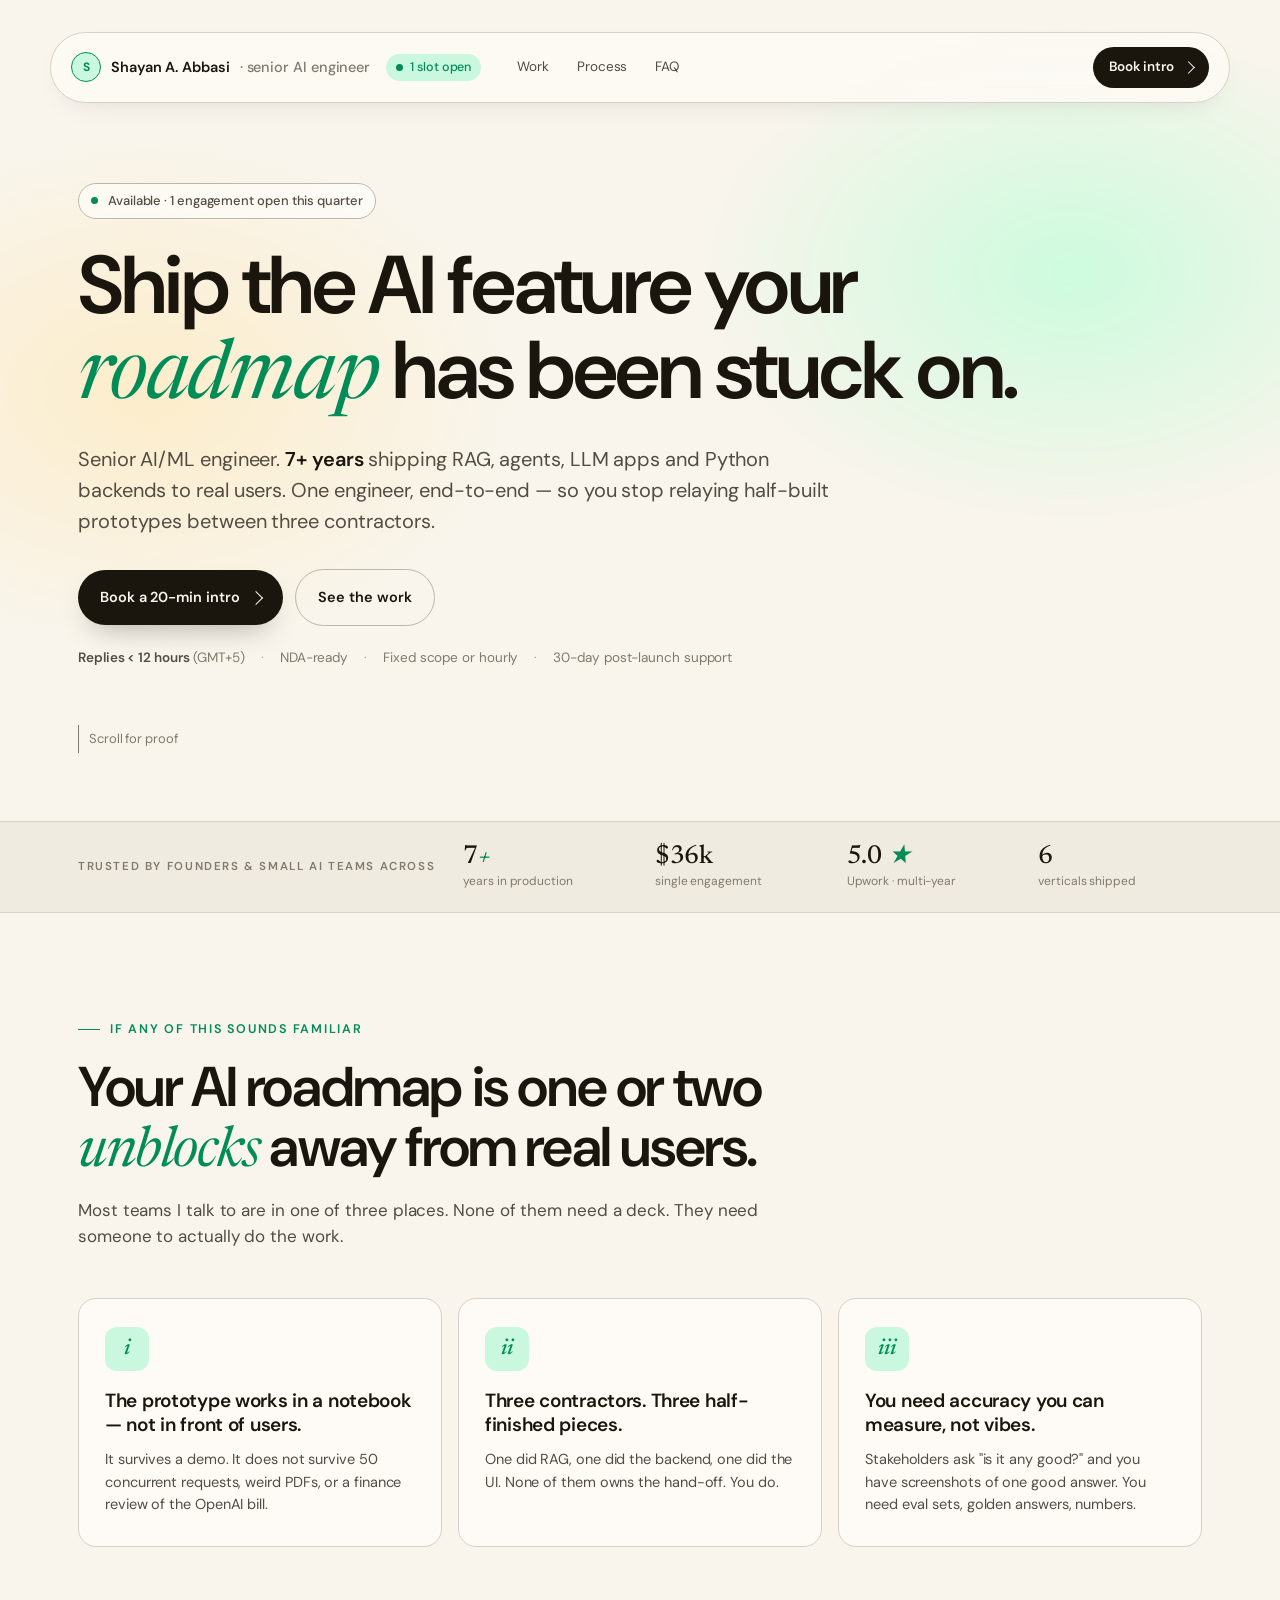
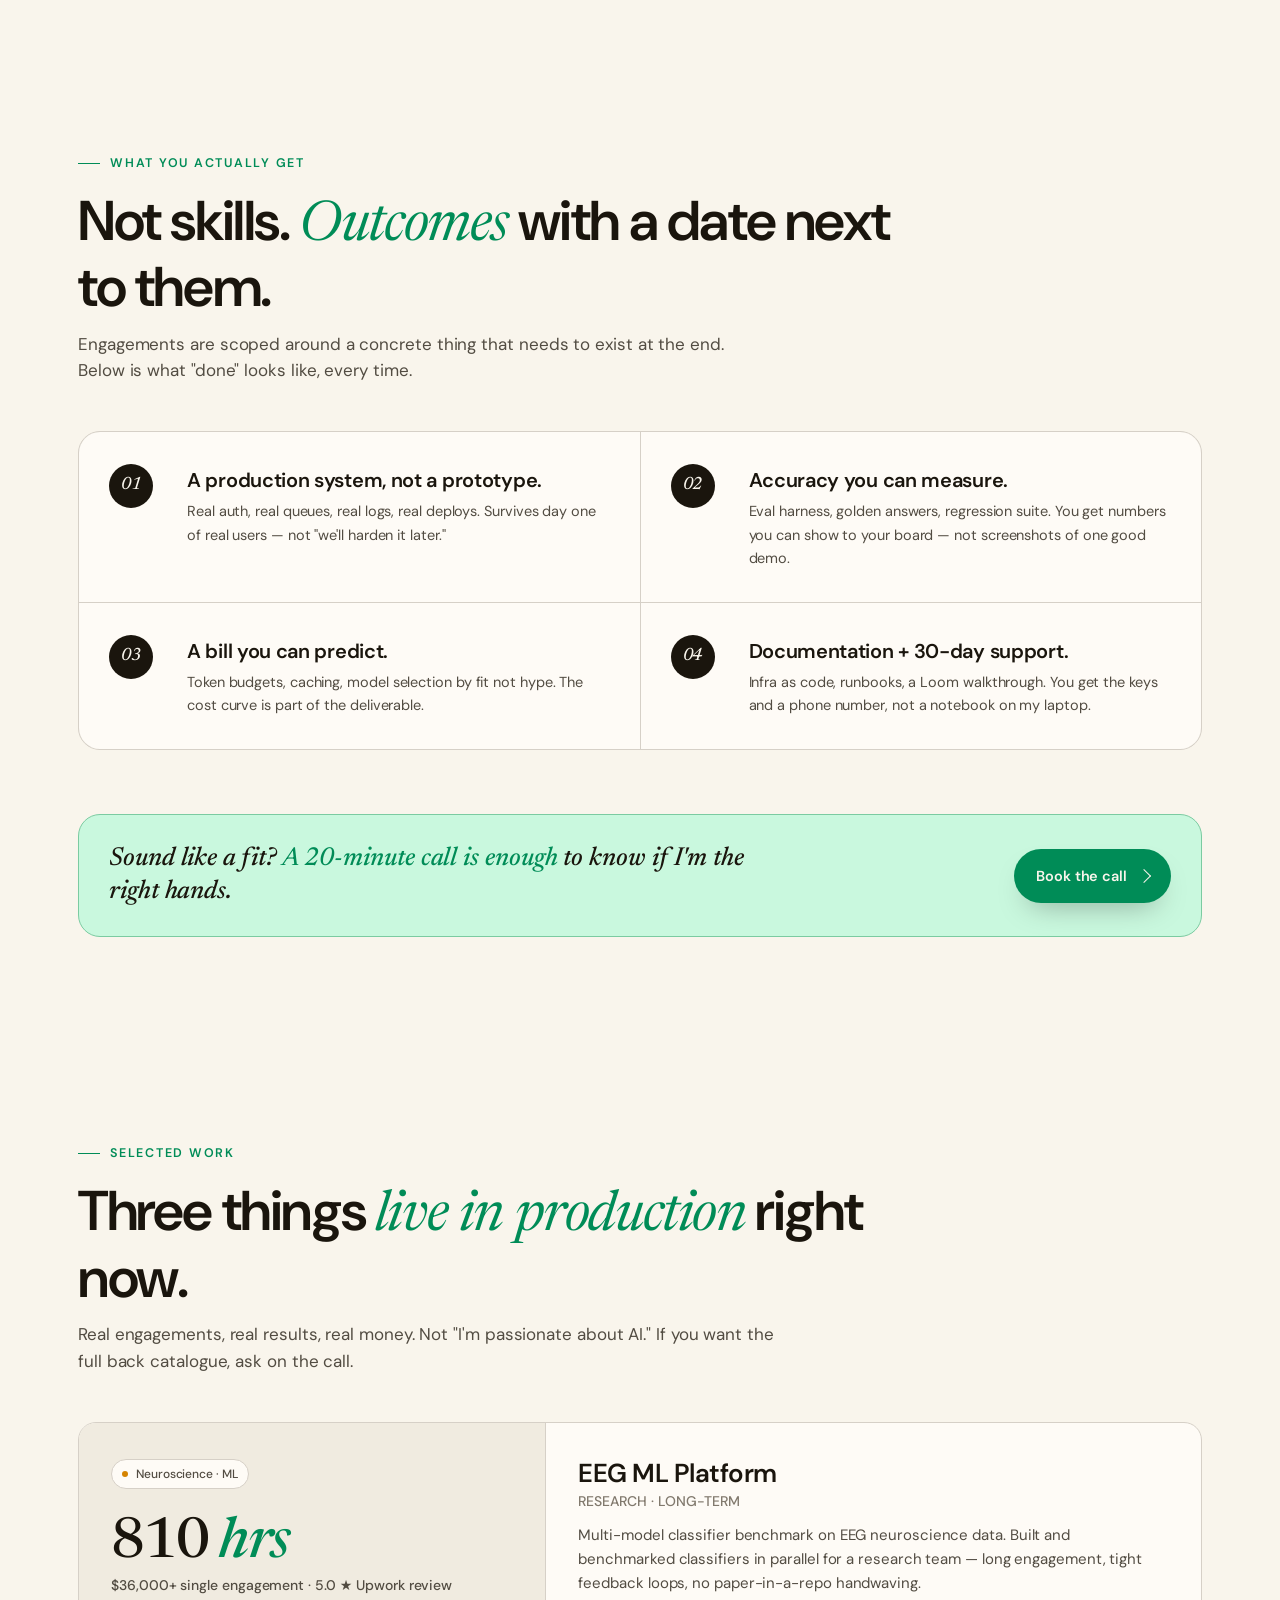
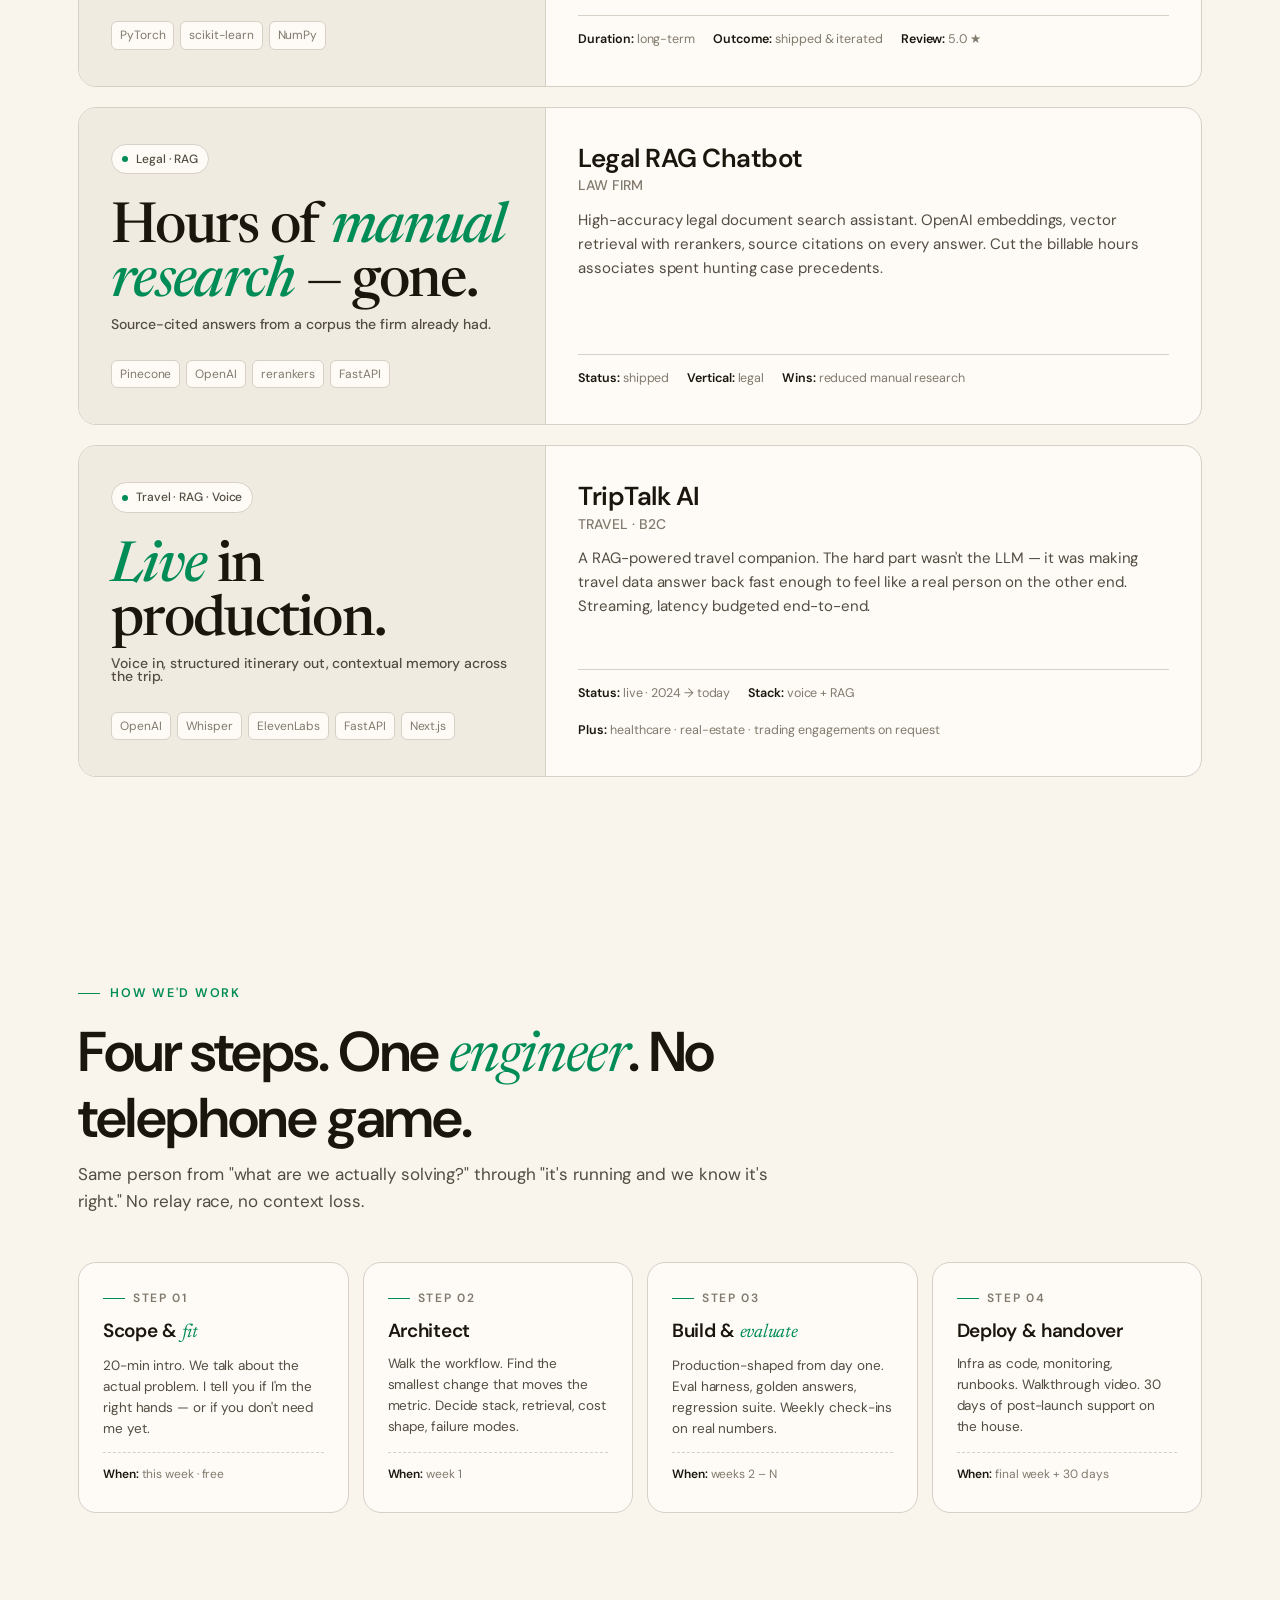
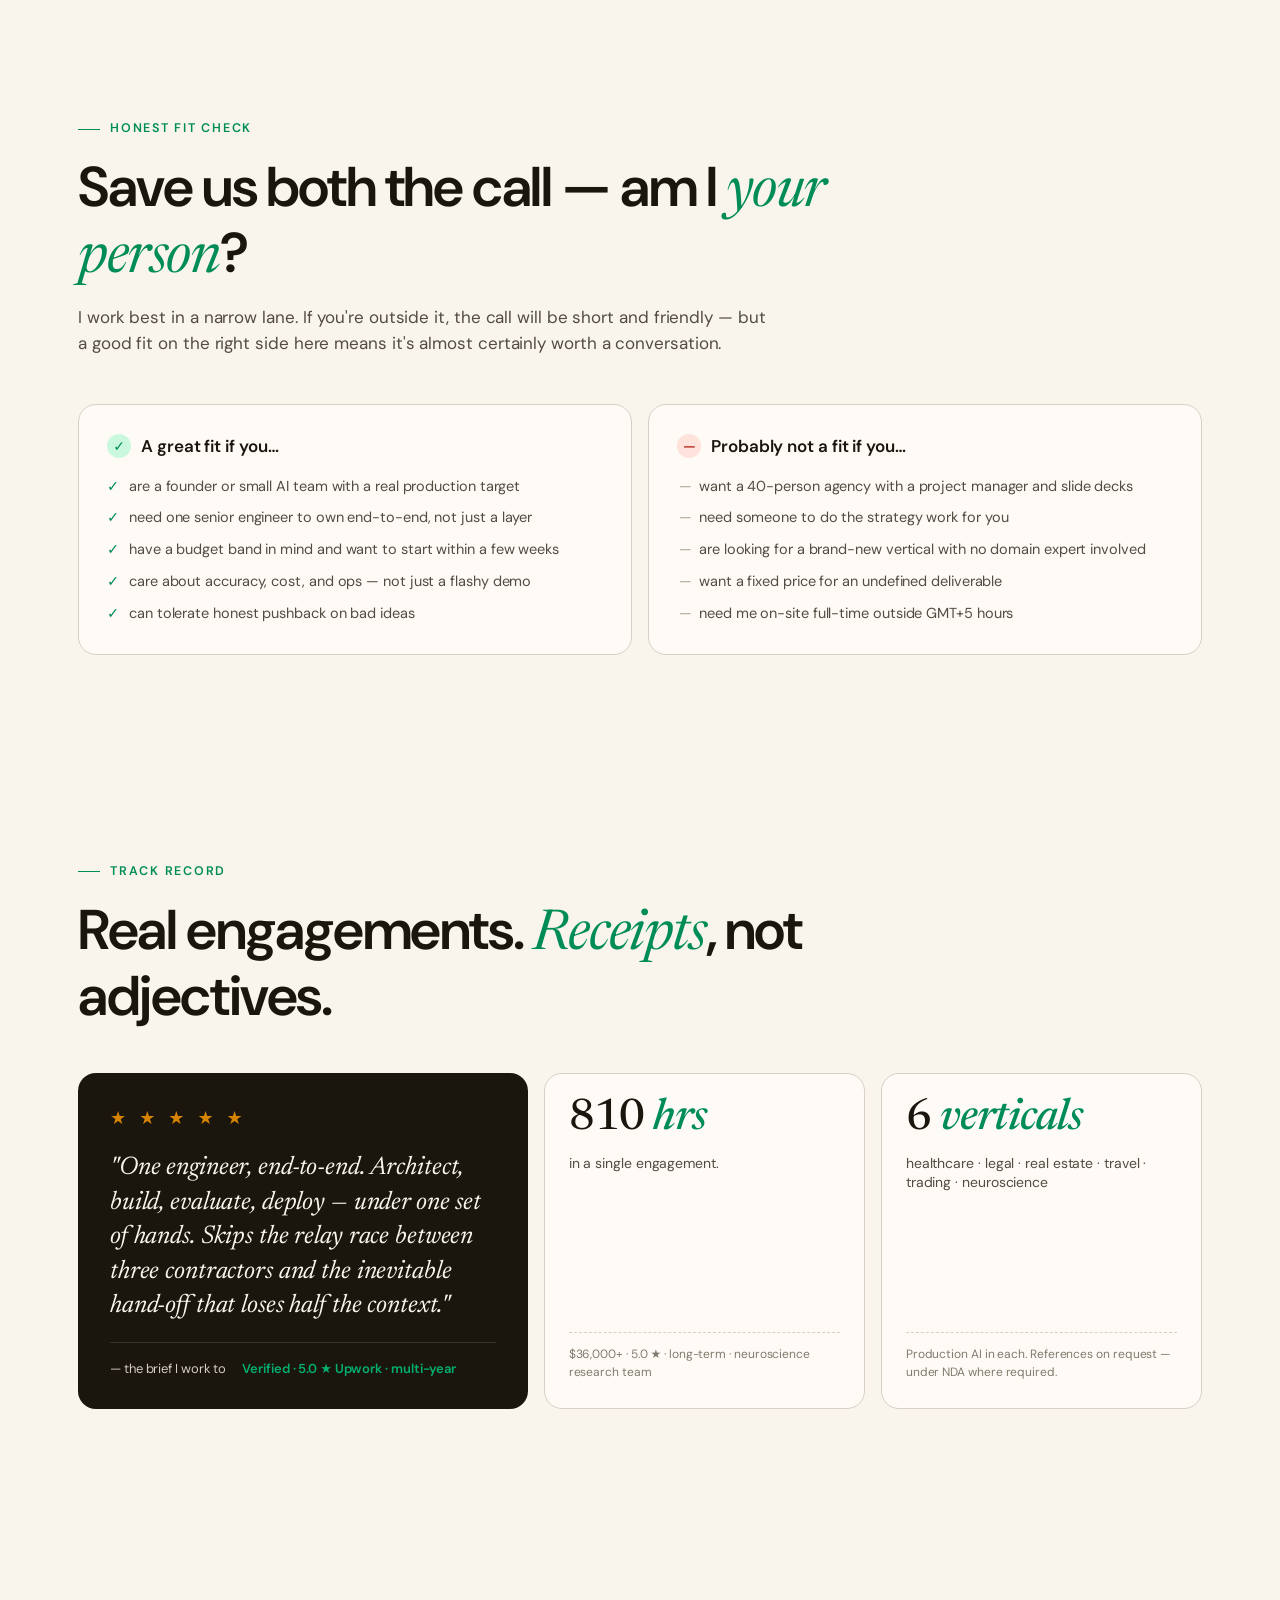
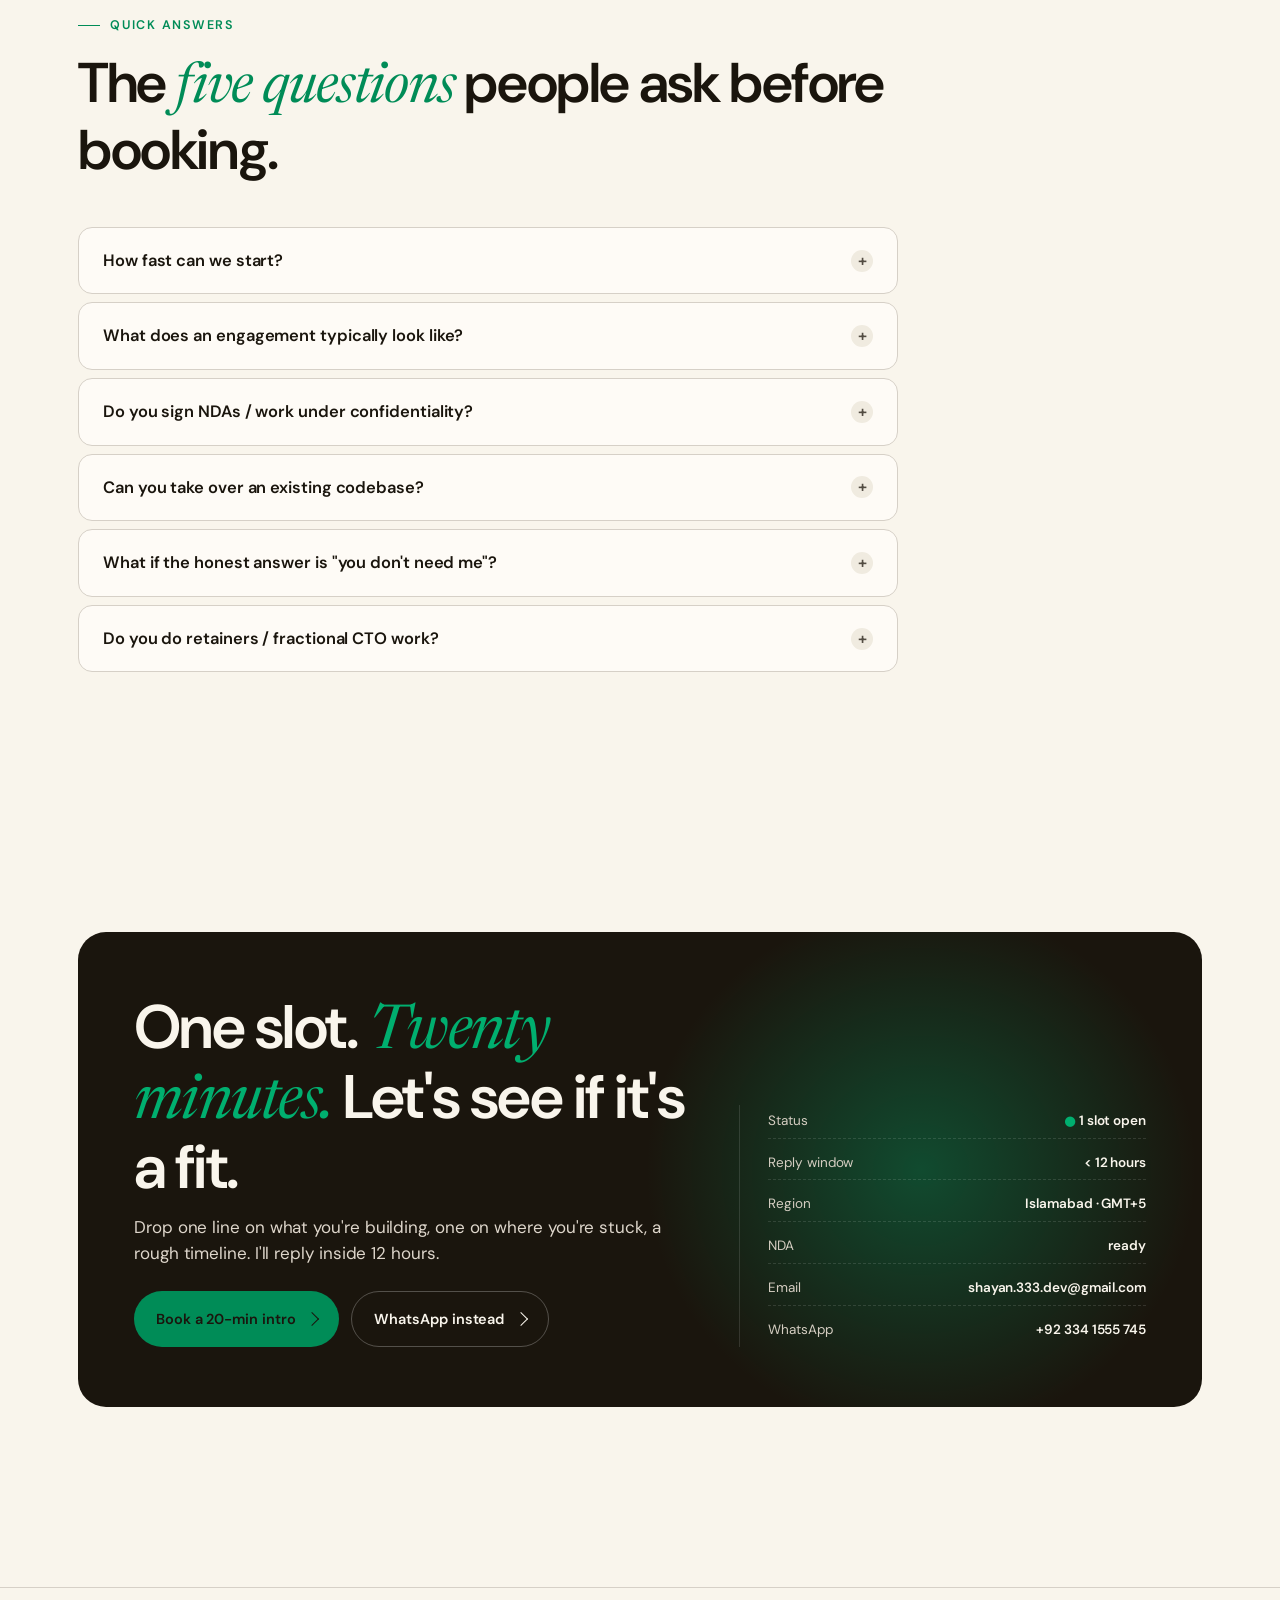
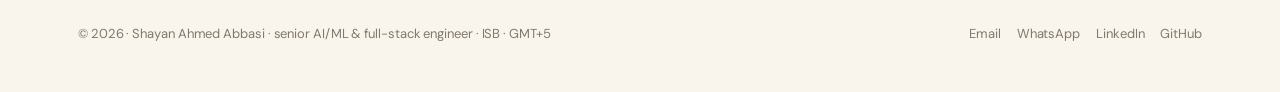
<file: index.html>
<!doctype html>
<html lang="en">
<head>
<meta charset="utf-8" />
<meta name="viewport" content="width=device-width, initial-scale=1, viewport-fit=cover" />
<title>Shayan Ahmed Abbasi — Ship the AI feature your roadmap is stuck on.</title>
<meta name="description" content="Senior AI/ML engineer. 7+ years shipping production RAG, agents, LLM apps, Python backends. One engagement slot open this quarter. Book a 20-min intro." />
<meta name="theme-color" content="#f6f3ec" />
<meta property="og:title" content="Shayan Ahmed Abbasi — ship the AI feature your roadmap is stuck on." />
<meta property="og:description" content="Senior AI engineer · 7+ yrs · 6 verticals · one slot open this quarter." />
<link rel="preconnect" href="https://fonts.googleapis.com" />
<link rel="preconnect" href="https://fonts.gstatic.com" crossorigin />
<link href="https://fonts.googleapis.com/css2?family=DM+Sans:opsz,wght@9..40,400;9..40,500;9..40,600;9..40,700&family=Newsreader:ital,opsz,wght@0,6..72,400..600;1,6..72,400..600&display=swap" rel="stylesheet" />
<style>
  :root{
    --bg:        oklch(0.97 0.012 85);
    --bg-2:      oklch(0.94 0.015 85);
    --bg-3:      oklch(0.91 0.018 85);
    --card:      oklch(0.99 0.008 85);
    --ink:       oklch(0.20 0.018 80);
    --ink-2:     oklch(0.42 0.018 80);
    --ink-3:     oklch(0.58 0.020 80);
    --ink-4:     oklch(0.72 0.020 80);
    --line:      oklch(0.86 0.014 80);
    --line-2:    oklch(0.78 0.014 80);
    --emer:      oklch(0.56 0.14 160);
    --emer-2:    oklch(0.66 0.16 160);
    --emer-soft: oklch(0.94 0.06 160);
    --amber:     oklch(0.68 0.16 70);
    --sans:  "DM Sans", -apple-system, "Segoe UI", system-ui, sans-serif;
    --serif: "Newsreader", "Iowan Old Style", Georgia, serif;
    --maxw: 1180px;
    --radius: 18px;
  }
  *,*::before,*::after{ box-sizing:border-box; }
  html{ scroll-behavior:smooth; -webkit-font-smoothing:antialiased; text-rendering:optimizeLegibility; }
  body{
    margin: 0; background: var(--bg); color: var(--ink);
    font-family: var(--sans); font-size: 16px; line-height: 1.55;
    letter-spacing: -0.005em;
    overflow-x: hidden;
  }
  ::selection{ background: var(--emer); color: white; }
  a{ color: inherit; text-decoration: none; }
  img{ display: block; max-width: 100%; }
  .wrap{ width:100%; max-width: var(--maxw); margin: 0 auto; padding: 0 28px; position: relative; }

  /* scroll progress */
  .progress{
    position: fixed; top: 0; left: 0; height: 2px; background: var(--emer); width: 0%;
    z-index: 100; transition: width .1s linear;
  }

  /* subtle floating warm gradient behind hero */
  .blob{
    position: absolute; inset: -10%; z-index: 0; pointer-events: none;
    background:
      radial-gradient(620px 420px at 78% 28%, oklch(0.94 0.10 160 / .60), transparent 60%),
      radial-gradient(560px 380px at 18% 42%, oklch(0.94 0.08 80 / .55), transparent 65%);
    filter: blur(6px);
    animation: blob 24s ease-in-out infinite alternate;
  }
  @keyframes blob{
    from{ transform: translate(0, 0) scale(1); }
    to  { transform: translate(2%, 2%) scale(1.04); }
  }
  @media (prefers-reduced-motion: reduce){ .blob{ animation: none; } }

  /* NAV (sticky funnel anchor) */
  .nav{
    position: sticky; top: 32px; z-index: 80;
    margin-top: 32px; padding: 0;
  }
  .nav .inner{
    max-width: var(--maxw); margin: 0 auto;
    display: flex; align-items: center; gap: 16px;
    padding: 14px 20px;
    background: oklch(0.99 0.008 85 / .80); backdrop-filter: blur(14px) saturate(1.1);
    border: 1px solid var(--line); border-radius: 999px;
    box-shadow: 0 10px 30px -16px oklch(0 0 0 / .15);
  }
  .nav .brand{ display:flex; align-items: center; gap: 10px; font-weight: 600; color: var(--ink); font-size: 14.5px; }
  .nav .brand .av{
    width: 30px; height: 30px; border-radius: 50%; background: var(--emer-soft);
    color: var(--emer); display: grid; place-items: center; font-weight: 700; font-size: 12px;
    border: 1px solid var(--emer);
  }
  .nav .brand .suf{ color: var(--ink-3); font-weight: 500; }
  .nav .live{
    display: inline-flex; gap: 7px; align-items: center;
    color: var(--emer); font-size: 12.5px; font-weight: 500;
    padding: 4px 10px; border-radius: 999px; background: var(--emer-soft);
  }
  .nav .live .d{ width: 7px; height: 7px; background: var(--emer); border-radius: 50%; box-shadow: 0 0 0 0 var(--emer); animation: nudge 2s ease-out infinite; }
  @keyframes nudge{ 0%{ box-shadow: 0 0 0 0 oklch(0.56 0.14 160 / .6); } 100%{ box-shadow: 0 0 0 8px oklch(0.56 0.14 160 / 0); } }
  @media (prefers-reduced-motion: reduce){ .nav .live .d{ animation: none; } }
  .nav .links{ display: flex; gap: 4px; margin-left: 8px; }
  .nav .links a{ padding: 8px 12px; border-radius: 999px; color: var(--ink-2); font-size: 13.5px; transition: background .15s, color .15s; }
  .nav .links a:hover{ background: var(--bg-2); color: var(--ink); }
  .nav .cta{
    margin-left: auto;
    display: inline-flex; align-items: center; gap: 10px;
    padding: 10px 16px; border-radius: 999px;
    background: var(--ink); color: var(--bg);
    font-weight: 600; font-size: 13.5px;
    transition: transform .15s ease, background .15s ease;
  }
  .nav .cta:hover{ background: var(--emer); transform: translateY(-1px); }
  .nav .cta .ar{ width: 9px; height: 9px; border-right: 1.5px solid currentColor; border-top: 1.5px solid currentColor; transform: rotate(45deg); }
  @media (max-width: 820px){
    .nav .links, .nav .live{ display: none; }
    .nav .brand .suf{ display: none; }
  }

  /* HERO */
  .hero{
    position: relative; padding: 80px 0 60px;
    z-index: 1;
  }
  .hero .wrap{ position: relative; z-index: 2; }
  .hero .eyebrow{
    display: inline-flex; align-items: center; gap: 10px;
    padding: 7px 12px; border: 1px solid var(--line-2);
    border-radius: 999px;
    color: var(--ink-2); font-size: 13px; font-weight: 500;
    background: oklch(1 0 0 / .55); backdrop-filter: blur(6px);
    margin-bottom: 24px;
  }
  .hero .eyebrow .d{ width: 7px; height: 7px; border-radius: 50%; background: var(--emer); }
  .hero h1{
    font-family: var(--sans);
    font-weight: 600;
    font-size: clamp(42px, 6.4vw, 84px);
    line-height: 1.04; letter-spacing: -0.028em;
    margin: 0; color: var(--ink);
    max-width: 18ch;
  }
  .hero h1 .it{
    font-family: var(--serif); font-style: italic; font-weight: 400;
    color: var(--emer); letter-spacing: -0.02em;
  }
  .hero .sub{
    margin: 22px 0 0; max-width: 56ch;
    font-size: clamp(17px, 1.6vw, 20px); line-height: 1.55; color: var(--ink-2);
  }
  .hero .sub .em{ color: var(--ink); font-weight: 600; }

  .hero .ctas{ margin-top: 32px; display: flex; gap: 12px; flex-wrap: wrap; align-items: center; }
  .btn{
    display: inline-flex; align-items: center; gap: 12px;
    padding: 16px 22px; border-radius: 999px;
    font-weight: 600; font-size: 14.5px;
    transition: transform .2s ease, background .2s ease, color .2s ease, box-shadow .2s ease;
  }
  .btn .ar{ width: 10px; height: 10px; border-right: 1.5px solid currentColor; border-top: 1.5px solid currentColor; transform: rotate(45deg); transition: transform .2s; }
  .btn:hover .ar{ transform: translate(3px,-3px) rotate(45deg); }
  .btn--primary{
    background: var(--ink); color: var(--bg);
    box-shadow: 0 14px 30px -14px oklch(0 0 0 / .35);
  }
  .btn--primary:hover{ background: var(--emer); transform: translateY(-1px); }
  .btn--ghost{
    background: transparent; color: var(--ink);
    border: 1px solid var(--line-2);
  }
  .btn--ghost:hover{ background: var(--bg-2); border-color: var(--ink-3); }

  .hero .trust-line{
    margin-top: 22px; font-size: 13.5px; color: var(--ink-3);
    display: flex; gap: 16px; flex-wrap: wrap; align-items: center;
  }
  .hero .trust-line .sep{ color: var(--ink-4); }
  .hero .trust-line strong{ color: var(--ink-2); font-weight: 600; }

  .hero .scroll-hint{
    margin-top: 56px; display: inline-flex; align-items: center; gap: 10px;
    color: var(--ink-3); font-size: 13px;
  }
  .hero .scroll-hint .b{ width: 1px; height: 28px; background: var(--ink-3); display: inline-block; animation: bob 2.4s ease-in-out infinite; }
  @keyframes bob{ 0%, 100%{ transform: translateY(0); opacity: .7; } 50%{ transform: translateY(6px); opacity: 1; } }
  @media (prefers-reduced-motion: reduce){ .hero .scroll-hint .b{ animation: none; } }

  /* PROOF BAR */
  .proof{
    border-top: 1px solid var(--line); border-bottom: 1px solid var(--line);
    background: var(--bg-2);
  }
  .proof .inner{
    max-width: var(--maxw); margin: 0 auto; padding: 22px 28px;
    display: grid; grid-template-columns: auto repeat(4, 1fr); gap: 28px;
    align-items: center;
  }
  .proof .label{ font-size: 11.5px; color: var(--ink-3); letter-spacing: .14em; text-transform: uppercase; font-weight: 600; }
  .proof .item{ display: flex; flex-direction: column; gap: 2px; }
  .proof .item .v{ font-family: var(--serif); font-size: 26px; font-weight: 500; color: var(--ink); line-height: 1; letter-spacing: -0.01em; }
  .proof .item .v .it{ font-style: italic; color: var(--emer); }
  .proof .item .k{ font-size: 12px; color: var(--ink-3); }
  @media (max-width: 820px){
    .proof .inner{ grid-template-columns: 1fr 1fr; gap: 18px 20px; }
    .proof .label{ grid-column: 1 / -1; }
  }

  /* section frame */
  section{ padding: 100px 0; position: relative; }
  .sec-eyebrow{
    display: inline-flex; align-items: center; gap: 10px;
    color: var(--emer); font-weight: 600; font-size: 12.5px;
    letter-spacing: .14em; text-transform: uppercase;
    margin-bottom: 18px;
  }
  .sec-eyebrow::before{ content:""; width: 22px; height: 1px; background: var(--emer); }
  .sec-h{
    font-family: var(--sans); font-weight: 600;
    font-size: clamp(32px, 4.4vw, 56px); line-height: 1.06; letter-spacing: -0.025em;
    margin: 0 0 14px; color: var(--ink);
    max-width: 22ch;
  }
  .sec-h .it{ font-family: var(--serif); font-style: italic; font-weight: 400; color: var(--emer); }
  .sec-deck{
    color: var(--ink-2); font-size: 17px; line-height: 1.55; max-width: 58ch; margin: 0;
  }

  /* PROBLEM section */
  .problem-grid{
    display: grid; grid-template-columns: repeat(3, 1fr); gap: 16px;
    margin-top: 48px;
  }
  .pcard{
    padding: 28px 26px 30px; border-radius: var(--radius);
    background: var(--card); border: 1px solid var(--line);
    display: flex; flex-direction: column; gap: 12px;
    transition: transform .25s ease, box-shadow .25s ease, border-color .25s ease;
  }
  .pcard:hover{ transform: translateY(-3px); box-shadow: 0 22px 40px -22px oklch(0 0 0 / .14); border-color: var(--line-2); }
  .pcard .glyph{
    width: 44px; height: 44px; border-radius: 12px;
    background: var(--emer-soft); color: var(--emer);
    display: grid; place-items: center;
    font-family: var(--serif); font-style: italic; font-size: 22px; font-weight: 500;
    margin-bottom: 6px;
  }
  .pcard h3{
    font-family: var(--sans); font-weight: 600; font-size: 19px; line-height: 1.25; margin: 0; letter-spacing: -0.015em;
  }
  .pcard p{ color: var(--ink-2); font-size: 14.5px; line-height: 1.55; margin: 0; }
  @media (max-width: 900px){ .problem-grid{ grid-template-columns: 1fr; } }

  /* OUTCOMES */
  .outcomes{
    margin-top: 48px;
    display: grid; grid-template-columns: 1fr 1fr; gap: 1px;
    background: var(--line);
    border-radius: 22px; overflow: hidden; border: 1px solid var(--line);
  }
  .outcome{
    background: var(--card); padding: 32px 30px;
    display: grid; grid-template-columns: 56px 1fr; gap: 22px; align-items: start;
    transition: background .2s ease;
  }
  .outcome:hover{ background: oklch(0.99 0.012 85); }
  .outcome .n{
    width: 44px; height: 44px; border-radius: 50%;
    background: var(--ink); color: var(--bg);
    display: grid; place-items: center;
    font-family: var(--serif); font-style: italic; font-weight: 500; font-size: 18px;
  }
  .outcome h4{
    font-family: var(--sans); font-weight: 600; font-size: 20px; line-height: 1.2; margin: 4px 0 8px; letter-spacing: -0.015em;
  }
  .outcome p{ color: var(--ink-2); font-size: 14.5px; line-height: 1.6; margin: 0; }
  @media (max-width: 760px){ .outcomes{ grid-template-columns: 1fr; } }

  /* mid-page cta strip */
  .midcta{
    margin-top: 64px;
    padding: 28px 30px; border-radius: 22px;
    background: var(--emer-soft);
    border: 1px solid oklch(0.78 0.10 160);
    display: flex; gap: 18px; align-items: center; justify-content: space-between; flex-wrap: wrap;
  }
  .midcta .t{ font-family: var(--serif); font-style: italic; font-weight: 500; font-size: clamp(20px, 2.2vw, 26px); line-height: 1.25; color: var(--ink); max-width: 44ch; margin: 0; }
  .midcta .t .em{ color: var(--emer); }
  .midcta .btn--primary{ background: var(--emer); }
  .midcta .btn--primary:hover{ background: var(--ink); }

  /* CASES */
  .cases{ display: flex; flex-direction: column; gap: 20px; margin-top: 48px; }
  .case{
    display: grid; grid-template-columns: 1fr 1.4fr; gap: 0;
    background: var(--card); border: 1px solid var(--line); border-radius: var(--radius); overflow: hidden;
    transition: transform .25s ease, box-shadow .25s ease, border-color .25s ease;
  }
  .case:hover{ transform: translateY(-2px); box-shadow: 0 22px 40px -22px oklch(0 0 0 / .14); border-color: var(--line-2); }
  .case .visual{
    padding: 36px 32px;
    background: var(--bg-2);
    border-right: 1px solid var(--line);
    display: flex; flex-direction: column; justify-content: space-between; gap: 28px;
    min-height: 240px;
  }
  .case .visual .tag{
    display: inline-flex; align-items: center; gap: 8px;
    padding: 5px 10px; border-radius: 999px;
    background: var(--card); border: 1px solid var(--line); color: var(--ink-2); font-size: 12px; font-weight: 500;
    align-self: flex-start;
  }
  .case .visual .tag .d{ width: 6px; height: 6px; border-radius: 50%; background: var(--emer); }
  .case .visual .tag.amber .d{ background: var(--amber); }
  .case .visual .result{
    font-family: var(--serif); font-weight: 500;
    font-size: clamp(40px, 4.4vw, 60px); line-height: 0.96; letter-spacing: -0.03em; color: var(--ink);
    margin: 0;
  }
  .case .visual .result .it{ font-style: italic; color: var(--emer); }
  .case .visual .result .small{ display: block; font-family: var(--sans); font-style: normal; font-size: 14px; font-weight: 500; color: var(--ink-2); letter-spacing: -0.005em; margin-top: 8px; }
  .case .visual .stack{
    font-size: 12px; color: var(--ink-3); display: flex; flex-wrap: wrap; gap: 6px;
  }
  .case .visual .stack span{ padding: 4px 8px; border-radius: 6px; background: var(--card); border: 1px solid var(--line); }

  .case .body{ padding: 36px 32px; display: flex; flex-direction: column; gap: 14px; }
  .case .body h4{ font-family: var(--sans); font-weight: 600; font-size: 26px; line-height: 1.15; margin: 0; letter-spacing: -0.02em; }
  .case .body h4 .industry{ color: var(--ink-3); font-weight: 500; font-size: 14px; display: block; margin-top: 4px; letter-spacing: 0; text-transform: uppercase; }
  .case .body p{ color: var(--ink-2); font-size: 15px; line-height: 1.6; margin: 0; }
  .case .body .meta{
    margin-top: auto; display: flex; gap: 18px; padding-top: 14px; border-top: 1px solid var(--line);
    font-size: 12.5px; color: var(--ink-3); flex-wrap: wrap;
  }
  .case .body .meta .em{ color: var(--ink); font-weight: 600; }
  @media (max-width: 820px){ .case{ grid-template-columns: 1fr; } .case .visual{ border-right: none; border-bottom: 1px solid var(--line); } }

  /* PROCESS */
  .process{
    margin-top: 48px;
    display: grid; grid-template-columns: repeat(4, 1fr); gap: 14px;
  }
  .phase{
    padding: 26px 24px 28px; border-radius: var(--radius);
    background: var(--card); border: 1px solid var(--line);
    display: flex; flex-direction: column; gap: 12px; min-height: 240px;
    position: relative;
    transition: transform .25s ease, box-shadow .25s ease;
  }
  .phase:hover{ transform: translateY(-2px); box-shadow: 0 18px 36px -22px oklch(0 0 0 / .12); }
  .phase .step{
    display: inline-flex; align-items: center; gap: 8px;
    font-size: 12px; color: var(--ink-3); letter-spacing: .14em; text-transform: uppercase; font-weight: 600;
  }
  .phase .step::before{
    content: ""; width: 22px; height: 1px; background: var(--emer);
  }
  .phase h5{
    font-family: var(--sans); font-weight: 600; font-size: 19px; line-height: 1.2; margin: 0; letter-spacing: -0.015em;
  }
  .phase h5 .it{ font-family: var(--serif); font-style: italic; font-weight: 400; color: var(--emer); }
  .phase p{ color: var(--ink-2); font-size: 13.5px; line-height: 1.55; margin: 0; }
  .phase .when{
    margin-top: auto; font-size: 12px; color: var(--ink-3);
    padding-top: 12px; border-top: 1px dashed var(--line);
  }
  .phase .when .em{ color: var(--ink); font-weight: 600; }
  @media (max-width: 820px){ .process{ grid-template-columns: 1fr 1fr; } }
  @media (max-width: 480px){ .process{ grid-template-columns: 1fr; } }

  /* WHO IT'S FOR (fit-check) — soft funnel disqualifier */
  .fit{
    margin-top: 48px;
    display: grid; grid-template-columns: 1fr 1fr; gap: 16px;
  }
  .fit .col{
    padding: 28px 28px 30px; border-radius: var(--radius);
    background: var(--card); border: 1px solid var(--line);
  }
  .fit h6{ font-family: var(--sans); font-weight: 600; font-size: 17px; margin: 0 0 16px; display: flex; align-items: center; gap: 10px; }
  .fit h6 .badge{ width: 24px; height: 24px; border-radius: 50%; display: grid; place-items: center; font-size: 14px; font-weight: 700; }
  .fit .yes h6 .badge{ background: var(--emer-soft); color: var(--emer); }
  .fit .no h6 .badge{ background: oklch(0.94 0.04 30); color: oklch(0.55 0.16 30); }
  .fit ul{ list-style: none; padding: 0; margin: 0; display: flex; flex-direction: column; gap: 10px; }
  .fit ul li{ color: var(--ink-2); font-size: 14.5px; line-height: 1.5; padding-left: 22px; position: relative; }
  .fit .yes ul li::before{ content: "✓"; color: var(--emer); position: absolute; left: 0; font-weight: 700; }
  .fit .no ul li::before{ content: "—"; color: var(--ink-4); position: absolute; left: 2px; }
  @media (max-width: 760px){ .fit{ grid-template-columns: 1fr; } }

  /* TRUST / TESTIMONIAL */
  .trust{
    display: grid; grid-template-columns: 1.4fr 1fr 1fr; gap: 16px; margin-top: 48px;
  }
  .trust .quote{
    padding: 32px 32px 30px; border-radius: var(--radius);
    background: var(--ink); color: var(--bg);
    display: flex; flex-direction: column; gap: 18px;
  }
  .trust .quote .stars{ color: var(--amber); font-size: 18px; letter-spacing: 4px; }
  .trust .quote blockquote{
    font-family: var(--serif); font-style: italic; font-weight: 400;
    font-size: clamp(20px, 2vw, 26px); line-height: 1.35; letter-spacing: -0.005em;
    margin: 0; color: var(--bg);
  }
  .trust .quote .meta{
    margin-top: auto; padding-top: 16px; border-top: 1px solid oklch(1 0 0 / .12);
    font-size: 13px; color: oklch(0.85 0.018 80);
    display: flex; gap: 16px; flex-wrap: wrap;
  }
  .trust .quote .meta .em{ color: var(--emer-2); font-weight: 600; }
  .trust .badge{
    padding: 24px 24px 26px; border-radius: var(--radius);
    background: var(--card); border: 1px solid var(--line);
    display: flex; flex-direction: column; gap: 12px;
  }
  .trust .badge .v{
    font-family: var(--serif); font-weight: 500;
    font-size: clamp(34px, 3.4vw, 46px); line-height: 1; letter-spacing: -0.02em; color: var(--ink);
  }
  .trust .badge .v .it{ font-style: italic; color: var(--emer); }
  .trust .badge .k{ color: var(--ink-2); font-size: 14px; line-height: 1.4; }
  .trust .badge .extra{
    margin-top: auto; padding-top: 12px; border-top: 1px dashed var(--line);
    font-size: 12px; color: var(--ink-3);
  }
  @media (max-width: 900px){
    .trust{ grid-template-columns: 1fr; }
    .trust .quote{ order: 1; }
  }

  /* FAQ */
  .faq{ margin-top: 48px; display: flex; flex-direction: column; gap: 8px; max-width: 820px; }
  .faq details{
    padding: 0 24px; border: 1px solid var(--line); border-radius: 14px;
    background: var(--card); transition: border-color .2s ease, background .2s ease;
  }
  .faq details:hover{ border-color: var(--line-2); }
  .faq details[open]{ border-color: var(--emer); background: oklch(0.99 0.012 85); }
  .faq summary{
    list-style: none; cursor: pointer;
    padding: 20px 0; display: flex; gap: 16px; align-items: center; justify-content: space-between;
    font-family: var(--sans); font-weight: 600; font-size: 16.5px; color: var(--ink);
    letter-spacing: -0.005em;
  }
  .faq summary::-webkit-details-marker{ display: none; }
  .faq summary .icon{
    width: 22px; height: 22px; flex: 0 0 22px; border-radius: 50%;
    background: var(--bg-2); display: grid; place-items: center; color: var(--ink-2);
    transition: background .2s, transform .2s;
    font-size: 16px; line-height: 1;
  }
  .faq details[open] summary .icon{ background: var(--emer); color: white; transform: rotate(45deg); }
  .faq .a{
    padding: 0 0 22px; color: var(--ink-2); font-size: 15px; line-height: 1.6;
    max-width: 60ch;
  }
  .faq .a strong{ color: var(--ink); }

  /* FINAL CTA */
  .final{
    margin-top: 60px;
    padding: 64px 56px 60px;
    border-radius: 28px;
    background: var(--ink); color: var(--bg);
    position: relative; overflow: hidden;
  }
  .final::before{
    content:""; position: absolute; right: -10%; top: -30%; width: 70%; height: 160%;
    background: radial-gradient(closest-side, oklch(0.66 0.16 160 / .35), transparent 70%);
    pointer-events: none;
  }
  .final .inner{ position: relative; z-index: 1; display: grid; grid-template-columns: 1.4fr 1fr; gap: 36px; align-items: end; }
  .final h2{
    font-family: var(--sans); font-weight: 600;
    font-size: clamp(36px, 4.8vw, 64px); line-height: 1.04; letter-spacing: -0.025em;
    margin: 0 0 14px; color: var(--bg);
  }
  .final h2 .it{ font-family: var(--serif); font-style: italic; font-weight: 400; color: var(--emer-2); }
  .final p{
    color: oklch(0.88 0.018 80); font-size: 17px; line-height: 1.55; margin: 0 0 24px; max-width: 50ch;
  }
  .final .ctas{ display: flex; gap: 12px; flex-wrap: wrap; }
  .final .ctas .btn--primary{ background: var(--emer); color: var(--ink); box-shadow: none; }
  .final .ctas .btn--primary:hover{ background: var(--bg); color: var(--ink); }
  .final .ctas .btn--ghost{ background: transparent; color: var(--bg); border-color: oklch(1 0 0 / .25); }
  .final .ctas .btn--ghost:hover{ background: oklch(1 0 0 / .08); border-color: var(--bg); }
  .final .side{
    border-left: 1px solid oklch(1 0 0 / .12);
    padding-left: 28px;
    display: flex; flex-direction: column; gap: 8px;
    font-size: 13.5px; color: oklch(0.85 0.018 80);
  }
  .final .side .row{ display: flex; justify-content: space-between; gap: 12px; padding: 6px 0; border-bottom: 1px dashed oklch(1 0 0 / .12); }
  .final .side .row:last-child{ border-bottom: none; }
  .final .side .v{ color: var(--bg); font-weight: 600; }
  .final .side .v .em{ color: var(--emer-2); }
  @media (max-width: 820px){
    .final{ padding: 44px 28px; }
    .final .inner{ grid-template-columns: 1fr; }
    .final .side{ border-left: none; padding-left: 0; padding-top: 24px; border-top: 1px solid oklch(1 0 0 / .12); }
  }

  /* footer */
  footer{
    padding: 36px 0 48px; color: var(--ink-3); font-size: 13px;
    border-top: 1px solid var(--line);
    margin-top: 80px;
  }
  footer .row{ display: flex; justify-content: space-between; gap: 16px; flex-wrap: wrap; align-items: center; }
  footer .channels{ display: flex; gap: 16px; }
  footer .channels a{ transition: color .15s; }
  footer .channels a:hover{ color: var(--emer); }

  /* reveals */
  .reveal{ opacity: 0; transform: translateY(18px); transition: opacity .8s ease, transform .8s cubic-bezier(.2,.7,.2,1); }
  .reveal.in{ opacity: 1; transform: none; }
  .reveal-row > *{ opacity: 0; transform: translateY(18px); transition: opacity .7s ease, transform .7s cubic-bezier(.2,.7,.2,1); }
  .reveal-row.in > *{ opacity: 1; transform: none; }
  .reveal-row.in > *:nth-child(2){ transition-delay: .08s; }
  .reveal-row.in > *:nth-child(3){ transition-delay: .16s; }
  .reveal-row.in > *:nth-child(4){ transition-delay: .24s; }
  .reveal-row.in > *:nth-child(5){ transition-delay: .32s; }
  .reveal-row.in > *:nth-child(6){ transition-delay: .40s; }
  @media (prefers-reduced-motion: reduce){ .reveal, .reveal-row > *{ opacity:1; transform: none; } }

  a:focus-visible, button:focus-visible{ outline: 2px solid var(--emer); outline-offset: 3px; border-radius: 4px; }
</style>
</head>
<body>

<div class="progress" id="prog" aria-hidden="true"></div>

<!-- NAV -->
<nav class="nav" aria-label="primary">
  <div class="inner">
    <span class="brand">
      <span class="av">S</span>
      Shayan A. Abbasi <span class="suf">· senior AI engineer</span>
    </span>
    <span class="live"><span class="d"></span>1 slot open</span>
    <div class="links">
      <a href="#work">Work</a>
      <a href="#process">Process</a>
      <a href="#faq">FAQ</a>
    </div>
    <a class="cta" href="https://cal.com/shayan.333.dev" target="_blank" rel="noopener">Book intro <span class="ar"></span></a>
  </div>
</nav>

<!-- HERO -->
<section class="hero">
  <div class="blob" aria-hidden="true"></div>
  <div class="wrap">
    <span class="eyebrow"><span class="d"></span> Available · 1 engagement open this quarter</span>
    <h1>
      Ship the AI feature your <span class="it">roadmap</span> has been stuck on.
    </h1>
    <p class="sub">Senior AI/ML engineer. <span class="em">7+ years</span> shipping RAG, agents, LLM apps and Python backends to real users. One engineer, end-to-end — so you stop relaying half-built prototypes between three contractors.</p>
    <div class="ctas">
      <a class="btn btn--primary" href="https://cal.com/shayan.333.dev" target="_blank" rel="noopener">Book a 20-min intro <span class="ar"></span></a>
      <a class="btn btn--ghost" href="#work">See the work</a>
    </div>
    <div class="trust-line">
      <span><strong>Replies &lt; 12 hours</strong> (GMT+5)</span>
      <span class="sep">·</span>
      <span>NDA-ready</span>
      <span class="sep">·</span>
      <span>Fixed scope or hourly</span>
      <span class="sep">·</span>
      <span>30-day post-launch support</span>
    </div>
    <div class="scroll-hint" aria-hidden="true">
      <span class="b"></span> Scroll for proof
    </div>
  </div>
</section>

<!-- PROOF BAR -->
<div class="proof">
  <div class="inner">
    <div class="label">trusted by founders &amp; small AI teams across</div>
    <div class="item"><span class="v">7<span class="it">+</span></span><span class="k">years in production</span></div>
    <div class="item"><span class="v">$36k</span><span class="k">single engagement</span></div>
    <div class="item"><span class="v">5.0<span class="it"> ★</span></span><span class="k">Upwork · multi-year</span></div>
    <div class="item"><span class="v">6</span><span class="k">verticals shipped</span></div>
  </div>
</div>

<!-- PROBLEM -->
<section id="problem">
  <div class="wrap">
    <div class="reveal">
      <span class="sec-eyebrow">If any of this sounds familiar</span>
      <h2 class="sec-h">Your AI roadmap is one or two <span class="it">unblocks</span> away from real users.</h2>
      <p class="sec-deck">Most teams I talk to are in one of three places. None of them need a deck. They need someone to actually do the work.</p>
    </div>
    <div class="problem-grid reveal-row">
      <article class="pcard">
        <span class="glyph">i</span>
        <h3>The prototype works in a notebook — not in front of users.</h3>
        <p>It survives a demo. It does not survive 50 concurrent requests, weird PDFs, or a finance review of the OpenAI bill.</p>
      </article>
      <article class="pcard">
        <span class="glyph">ii</span>
        <h3>Three contractors. Three half-finished pieces.</h3>
        <p>One did RAG, one did the backend, one did the UI. None of them owns the hand-off. You do.</p>
      </article>
      <article class="pcard">
        <span class="glyph">iii</span>
        <h3>You need accuracy you can measure, not vibes.</h3>
        <p>Stakeholders ask "is it any good?" and you have screenshots of one good answer. You need eval sets, golden answers, numbers.</p>
      </article>
    </div>
  </div>
</section>

<!-- OUTCOMES -->
<section id="outcomes">
  <div class="wrap">
    <div class="reveal">
      <span class="sec-eyebrow">What you actually get</span>
      <h2 class="sec-h">Not skills. <span class="it">Outcomes</span> with a date next to them.</h2>
      <p class="sec-deck">Engagements are scoped around a concrete thing that needs to exist at the end. Below is what "done" looks like, every time.</p>
    </div>

    <div class="outcomes reveal">
      <div class="outcome">
        <span class="n">01</span>
        <div>
          <h4>A production system, not a prototype.</h4>
          <p>Real auth, real queues, real logs, real deploys. Survives day one of real users — not "we'll harden it later."</p>
        </div>
      </div>
      <div class="outcome">
        <span class="n">02</span>
        <div>
          <h4>Accuracy you can measure.</h4>
          <p>Eval harness, golden answers, regression suite. You get numbers you can show to your board — not screenshots of one good demo.</p>
        </div>
      </div>
      <div class="outcome">
        <span class="n">03</span>
        <div>
          <h4>A bill you can predict.</h4>
          <p>Token budgets, caching, model selection by fit not hype. The cost curve is part of the deliverable.</p>
        </div>
      </div>
      <div class="outcome">
        <span class="n">04</span>
        <div>
          <h4>Documentation + 30-day support.</h4>
          <p>Infra as code, runbooks, a Loom walkthrough. You get the keys and a phone number, not a notebook on my laptop.</p>
        </div>
      </div>
    </div>

    <div class="midcta reveal">
      <p class="t">Sound like a fit? <span class="em">A 20-minute call is enough</span> to know if I'm the right hands.</p>
      <a class="btn btn--primary" href="https://cal.com/shayan.333.dev" target="_blank" rel="noopener">Book the call <span class="ar"></span></a>
    </div>
  </div>
</section>

<!-- WORK / CASE STUDIES -->
<section id="work">
  <div class="wrap">
    <div class="reveal">
      <span class="sec-eyebrow">Selected work</span>
      <h2 class="sec-h">Three things <span class="it">live in production</span> right now.</h2>
      <p class="sec-deck">Real engagements, real results, real money. Not "I'm passionate about AI." If you want the full back catalogue, ask on the call.</p>
    </div>

    <div class="cases reveal-row">
      <article class="case">
        <div class="visual">
          <span class="tag amber"><span class="d"></span>Neuroscience · ML</span>
          <h3 class="result">810<span class="it"> hrs</span><span class="small">$36,000+ single engagement · 5.0 ★ Upwork review</span></h3>
          <div class="stack"><span>PyTorch</span><span>scikit-learn</span><span>NumPy</span></div>
        </div>
        <div class="body">
          <h4>EEG ML Platform<span class="industry">research · long-term</span></h4>
          <p>Multi-model classifier benchmark on EEG neuroscience data. Built and benchmarked classifiers in parallel for a research team — long engagement, tight feedback loops, no paper-in-a-repo handwaving.</p>
          <div class="meta">
            <span><span class="em">Duration:</span> long-term</span>
            <span><span class="em">Outcome:</span> shipped &amp; iterated</span>
            <span><span class="em">Review:</span> 5.0 ★</span>
          </div>
        </div>
      </article>

      <article class="case">
        <div class="visual">
          <span class="tag"><span class="d"></span>Legal · RAG</span>
          <h3 class="result">Hours of <span class="it">manual research</span> — gone.<span class="small">Source-cited answers from a corpus the firm already had.</span></h3>
          <div class="stack"><span>Pinecone</span><span>OpenAI</span><span>rerankers</span><span>FastAPI</span></div>
        </div>
        <div class="body">
          <h4>Legal RAG Chatbot<span class="industry">law firm</span></h4>
          <p>High-accuracy legal document search assistant. OpenAI embeddings, vector retrieval with rerankers, source citations on every answer. Cut the billable hours associates spent hunting case precedents.</p>
          <div class="meta">
            <span><span class="em">Status:</span> shipped</span>
            <span><span class="em">Vertical:</span> legal</span>
            <span><span class="em">Wins:</span> reduced manual research</span>
          </div>
        </div>
      </article>

      <article class="case">
        <div class="visual">
          <span class="tag"><span class="d"></span>Travel · RAG · Voice</span>
          <h3 class="result"><span class="it">Live</span> in production.<span class="small">Voice in, structured itinerary out, contextual memory across the trip.</span></h3>
          <div class="stack"><span>OpenAI</span><span>Whisper</span><span>ElevenLabs</span><span>FastAPI</span><span>Next.js</span></div>
        </div>
        <div class="body">
          <h4>TripTalk AI<span class="industry">travel · b2c</span></h4>
          <p>A RAG-powered travel companion. The hard part wasn't the LLM — it was making travel data answer back fast enough to feel like a real person on the other end. Streaming, latency budgeted end-to-end.</p>
          <div class="meta">
            <span><span class="em">Status:</span> live · 2024 → today</span>
            <span><span class="em">Stack:</span> voice + RAG</span>
            <span><span class="em">Plus:</span> healthcare · real-estate · trading engagements on request</span>
          </div>
        </div>
      </article>
    </div>
  </div>
</section>

<!-- PROCESS -->
<section id="process">
  <div class="wrap">
    <div class="reveal">
      <span class="sec-eyebrow">How we'd work</span>
      <h2 class="sec-h">Four steps. One <span class="it">engineer</span>. No telephone game.</h2>
      <p class="sec-deck">Same person from "what are we actually solving?" through "it's running and we know it's right." No relay race, no context loss.</p>
    </div>

    <div class="process reveal-row">
      <div class="phase">
        <span class="step">Step 01</span>
        <h5>Scope &amp; <span class="it">fit</span></h5>
        <p>20-min intro. We talk about the actual problem. I tell you if I'm the right hands — or if you don't need me yet.</p>
        <span class="when"><span class="em">When:</span> this week · free</span>
      </div>
      <div class="phase">
        <span class="step">Step 02</span>
        <h5>Architect</h5>
        <p>Walk the workflow. Find the smallest change that moves the metric. Decide stack, retrieval, cost shape, failure modes.</p>
        <span class="when"><span class="em">When:</span> week 1</span>
      </div>
      <div class="phase">
        <span class="step">Step 03</span>
        <h5>Build &amp; <span class="it">evaluate</span></h5>
        <p>Production-shaped from day one. Eval harness, golden answers, regression suite. Weekly check-ins on real numbers.</p>
        <span class="when"><span class="em">When:</span> weeks 2 – N</span>
      </div>
      <div class="phase">
        <span class="step">Step 04</span>
        <h5>Deploy &amp; handover</h5>
        <p>Infra as code, monitoring, runbooks. Walkthrough video. 30 days of post-launch support on the house.</p>
        <span class="when"><span class="em">When:</span> final week + 30 days</span>
      </div>
    </div>
  </div>
</section>

<!-- FIT CHECK (soft disqualifier funnel) -->
<section id="fit">
  <div class="wrap">
    <div class="reveal">
      <span class="sec-eyebrow">Honest fit check</span>
      <h2 class="sec-h">Save us both the call — am I <span class="it">your person</span>?</h2>
      <p class="sec-deck">I work best in a narrow lane. If you're outside it, the call will be short and friendly — but a good fit on the right side here means it's almost certainly worth a conversation.</p>
    </div>
    <div class="fit reveal-row">
      <div class="col yes">
        <h6><span class="badge">✓</span> A great fit if you…</h6>
        <ul>
          <li>are a founder or small AI team with a real production target</li>
          <li>need one senior engineer to own end-to-end, not just a layer</li>
          <li>have a budget band in mind and want to start within a few weeks</li>
          <li>care about accuracy, cost, and ops — not just a flashy demo</li>
          <li>can tolerate honest pushback on bad ideas</li>
        </ul>
      </div>
      <div class="col no">
        <h6><span class="badge">—</span> Probably not a fit if you…</h6>
        <ul>
          <li>want a 40-person agency with a project manager and slide decks</li>
          <li>need someone to do the strategy work for you</li>
          <li>are looking for a brand-new vertical with no domain expert involved</li>
          <li>want a fixed price for an undefined deliverable</li>
          <li>need me on-site full-time outside GMT+5 hours</li>
        </ul>
      </div>
    </div>
  </div>
</section>

<!-- TRUST -->
<section id="trust">
  <div class="wrap">
    <div class="reveal">
      <span class="sec-eyebrow">Track record</span>
      <h2 class="sec-h">Real engagements. <span class="it">Receipts</span>, not adjectives.</h2>
    </div>
    <div class="trust reveal-row">
      <div class="quote">
        <div class="stars">★ ★ ★ ★ ★</div>
        <blockquote>"One engineer, end-to-end. Architect, build, evaluate, deploy — under one set of hands. Skips the relay race between three contractors and the inevitable hand-off that loses half the context."</blockquote>
        <div class="meta"><span>— the brief I work to</span><span class="em">Verified · 5.0 ★ Upwork · multi-year</span></div>
      </div>
      <div class="badge">
        <span class="v">810<span class="it"> hrs</span></span>
        <span class="k">in a single engagement.</span>
        <span class="extra">$36,000+ · 5.0 ★ · long-term · neuroscience research team</span>
      </div>
      <div class="badge">
        <span class="v">6 <span class="it">verticals</span></span>
        <span class="k">healthcare · legal · real estate · travel · trading · neuroscience</span>
        <span class="extra">Production AI in each. References on request — under NDA where required.</span>
      </div>
    </div>
  </div>
</section>

<!-- FAQ -->
<section id="faq">
  <div class="wrap">
    <div class="reveal">
      <span class="sec-eyebrow">Quick answers</span>
      <h2 class="sec-h">The <span class="it">five questions</span> people ask before booking.</h2>
    </div>
    <div class="faq reveal">
      <details>
        <summary>How fast can we start? <span class="icon">+</span></summary>
        <div class="a">Usually within a week of the intro call. I keep slots intentionally narrow — <strong>one engagement at a time</strong> — so when I say yes, you're not waiting in a queue.</div>
      </details>
      <details>
        <summary>What does an engagement typically look like? <span class="icon">+</span></summary>
        <div class="a">Most work falls into 3–10 week sprints with a fixed scope and weekly deliverables, or longer hourly engagements where the scope is genuinely fluid. I'll recommend the shape that fits the work, not the one that pays me more.</div>
      </details>
      <details>
        <summary>Do you sign NDAs / work under confidentiality? <span class="icon">+</span></summary>
        <div class="a">Yes — <strong>NDA-ready</strong>. Standard mutual NDA before code or sensitive data. Several current engagements are under confidentiality and not in the public case studies.</div>
      </details>
      <details>
        <summary>Can you take over an existing codebase? <span class="icon">+</span></summary>
        <div class="a">Often, yes. The first 3–5 days of the engagement are a code + infra audit, with a written assessment of what's salvageable and what needs to be rebuilt. You get the audit even if we don't continue.</div>
      </details>
      <details>
        <summary>What if the honest answer is "you don't need me"? <span class="icon">+</span></summary>
        <div class="a">Then I tell you on the call. Worst case for you: you leave with a sharper plan and a few specific recommendations — at no cost. I'd rather pass than take work that won't ship well.</div>
      </details>
      <details>
        <summary>Do you do retainers / fractional CTO work? <span class="icon">+</span></summary>
        <div class="a">Yes, for teams that have shipped something with me already. I don't take retainers cold — we need a delivered project under the belt so the time is spent on the right problems.</div>
      </details>
    </div>
  </div>
</section>

<!-- FINAL CTA -->
<section id="contact">
  <div class="wrap">
    <div class="final reveal">
      <div class="inner">
        <div>
          <h2>One slot. <span class="it">Twenty minutes.</span> Let's see if it's a fit.</h2>
          <p>Drop one line on what you're building, one on where you're stuck, a rough timeline. I'll reply inside 12 hours.</p>
          <div class="ctas">
            <a class="btn btn--primary" href="https://cal.com/shayan.333.dev" target="_blank" rel="noopener">Book a 20-min intro <span class="ar"></span></a>
            <a class="btn btn--ghost" href="https://wa.me/923341555745?text=Hi%20Shayan%20%E2%80%94%20saw%20your%20site.%20Quick%20context%3A%20" target="_blank" rel="noopener">WhatsApp instead <span class="ar"></span></a>
          </div>
        </div>
        <div class="side">
          <div class="row"><span>Status</span><span class="v"><span class="em">●</span> 1 slot open</span></div>
          <div class="row"><span>Reply window</span><span class="v">&lt; 12 hours</span></div>
          <div class="row"><span>Region</span><span class="v">Islamabad · GMT+5</span></div>
          <div class="row"><span>NDA</span><span class="v">ready</span></div>
          <div class="row"><span>Email</span><span class="v">shayan.333.dev@gmail.com</span></div>
          <div class="row"><span>WhatsApp</span><span class="v">+92 334 1555 745</span></div>
        </div>
      </div>
    </div>
  </div>
</section>

<footer>
  <div class="wrap row">
    <span>© 2026 · Shayan Ahmed Abbasi · senior AI/ML &amp; full-stack engineer · ISB · GMT+5</span>
    <span class="channels">
      <a href="mailto:shayan.333.dev@gmail.com">Email</a>
      <a href="https://wa.me/923341555745" target="_blank" rel="noopener">WhatsApp</a>
      <a href="https://linkedin.com/in/shayan-ahmed-abbasi/" target="_blank" rel="noopener">LinkedIn</a>
      <a href="https://github.com/shayan2772/" target="_blank" rel="noopener">GitHub</a>
    </span>
  </div>
</footer>

<script>
(() => {
  // scroll progress
  const prog = document.getElementById('prog');
  const onScroll = () => {
    const h = document.documentElement.scrollHeight - innerHeight;
    const p = h > 0 ? (scrollY / h) * 100 : 0;
    prog.style.width = p + '%';
  };
  addEventListener('scroll', onScroll, { passive: true });
  onScroll();

  // reveals
  const io = new IntersectionObserver(es => {
    for (const e of es) if (e.isIntersecting){ e.target.classList.add('in'); io.unobserve(e.target); }
  }, { threshold: 0.1, rootMargin: '0px 0px -8% 0px' });
  document.querySelectorAll('.reveal, .reveal-row').forEach(el => io.observe(el));
})();
</script>
</body>
</html>
</file>
